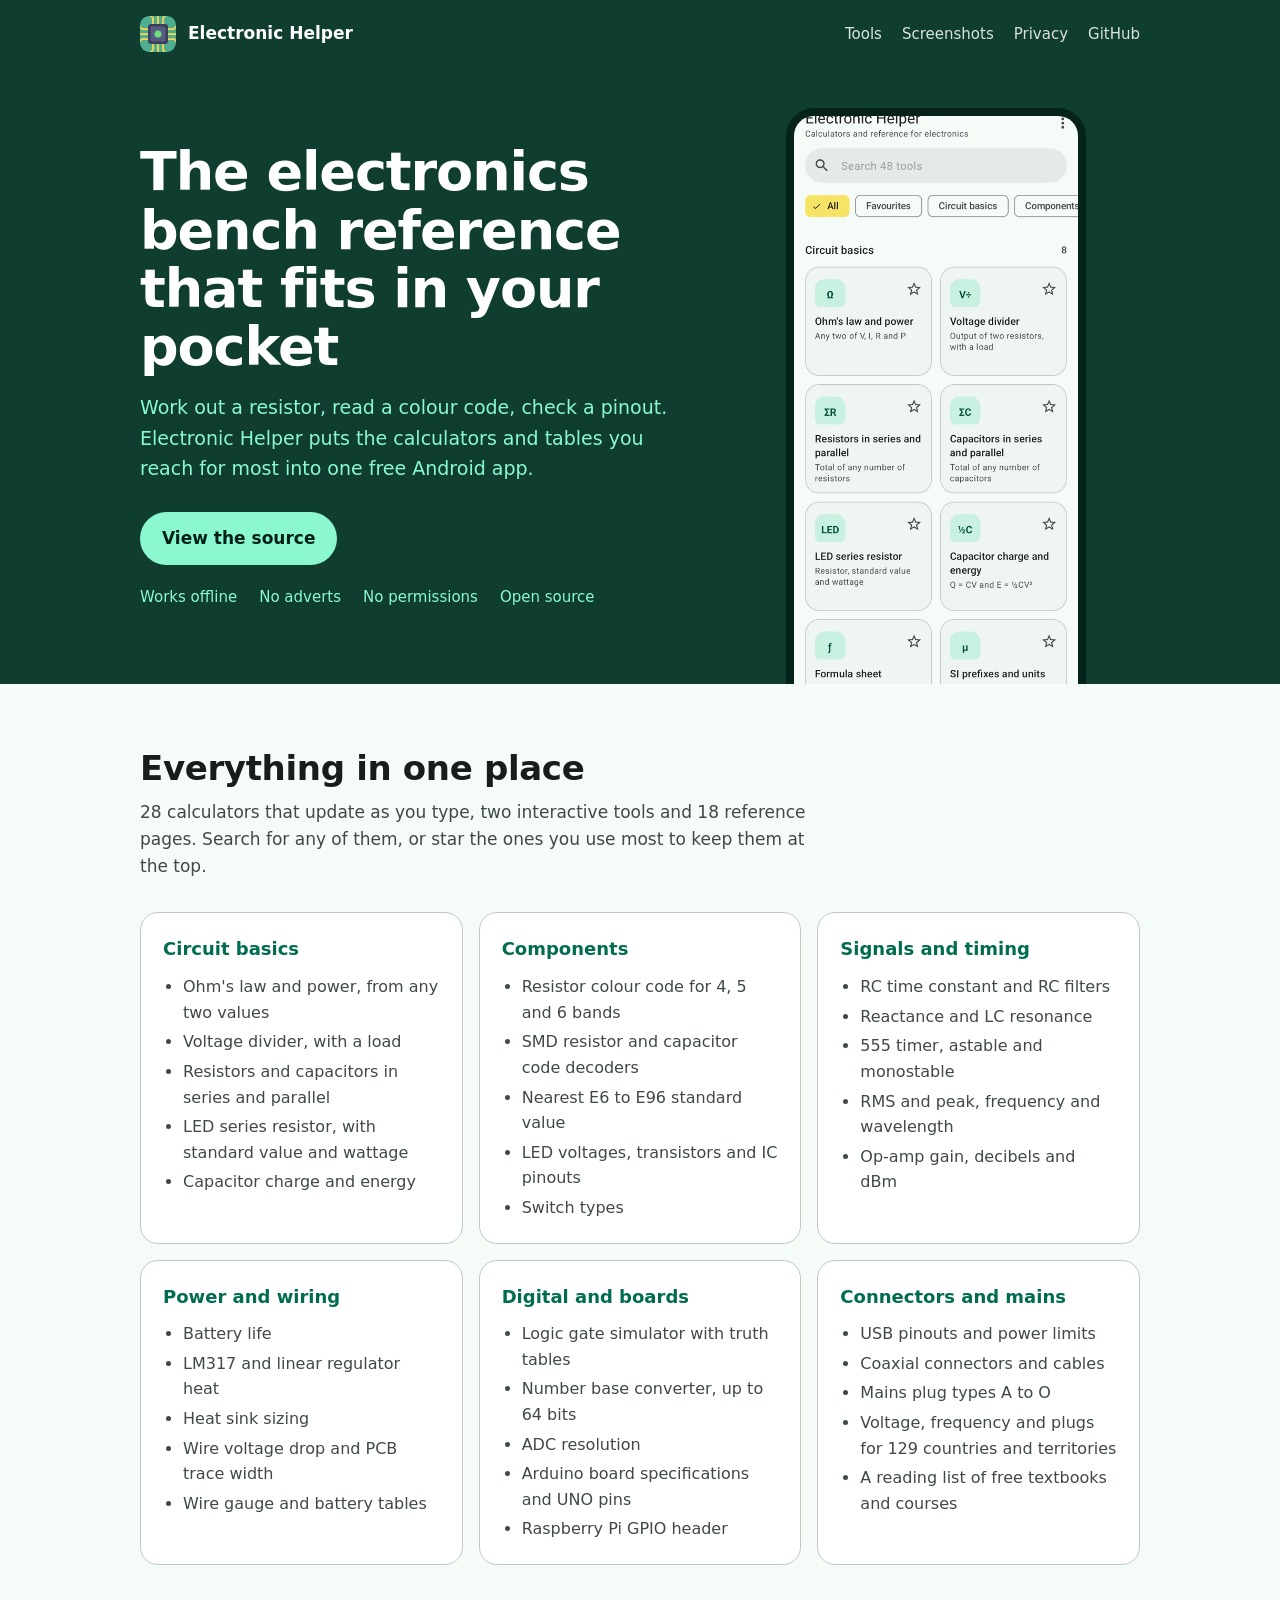
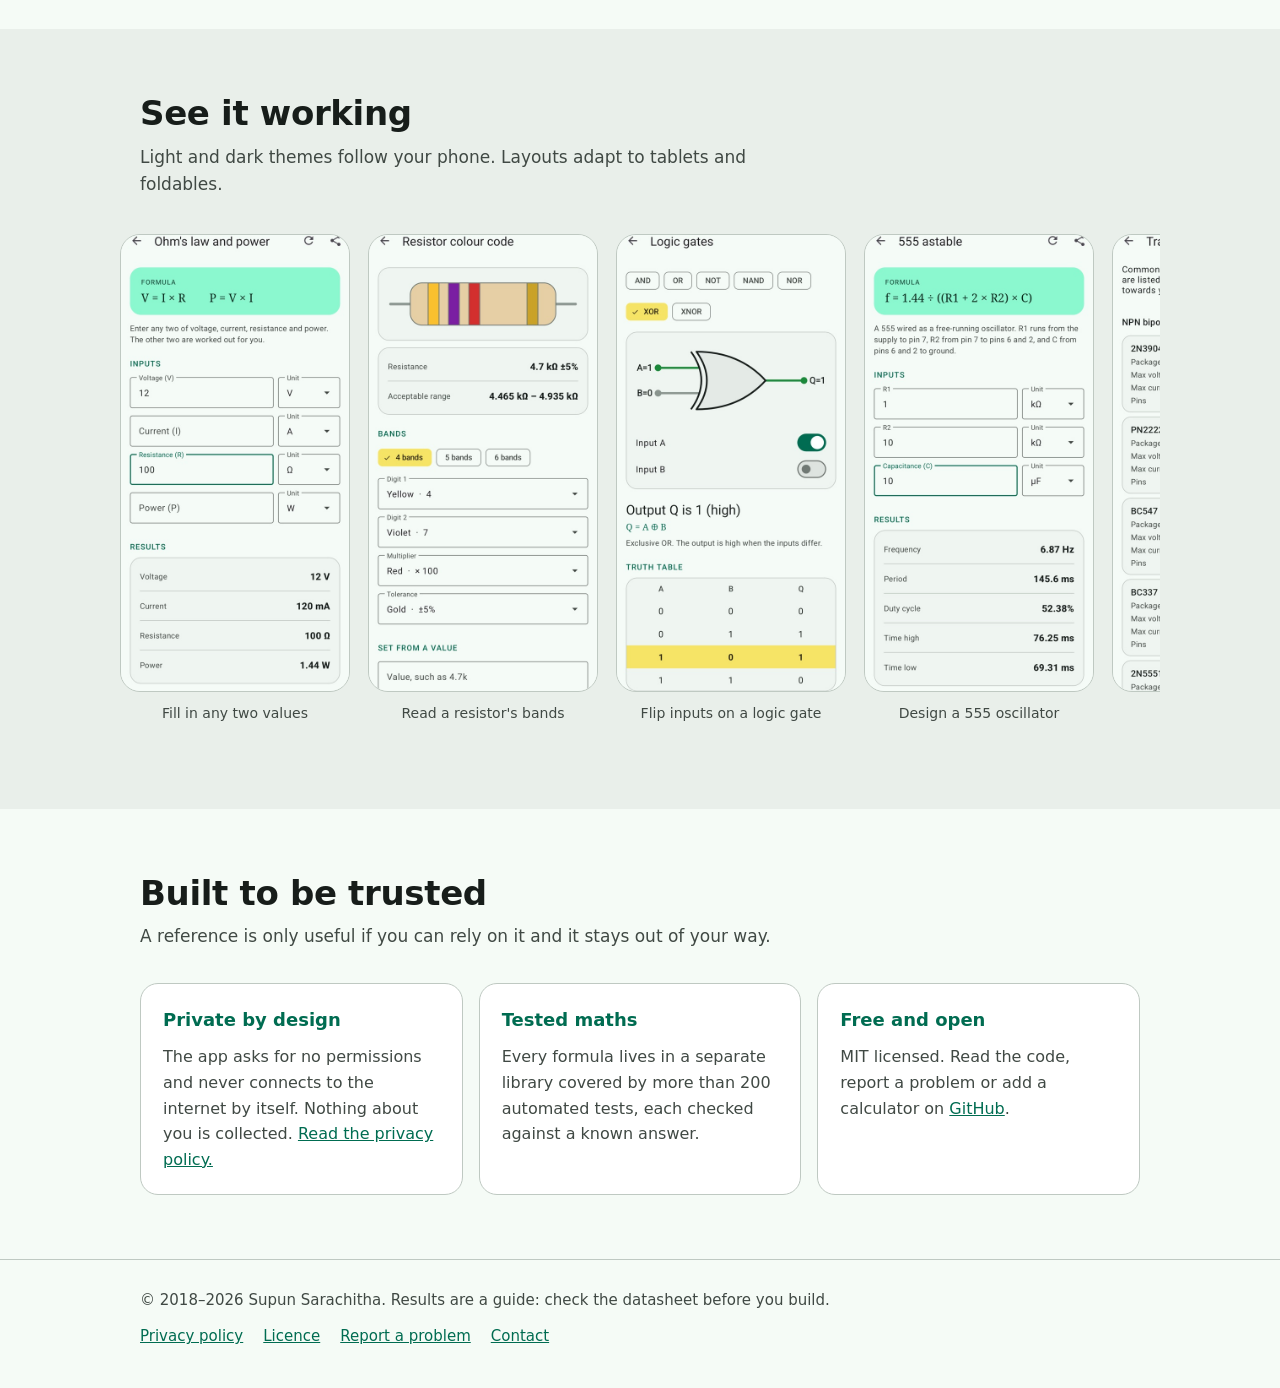
<file: docs/index.html>
<!doctype html>
<html lang="en">
<head>
  <meta charset="utf-8">
  <meta name="viewport" content="width=device-width, initial-scale=1">
  <title>Electronic Helper: calculators and reference tables for electronics</title>
  <meta name="description" content="A free Android app with 28 electronics calculators, a resistor colour code reader, a logic gate simulator and 18 reference pages. Works offline, with no adverts and no tracking.">
  <meta name="theme-color" content="#0f3d30">
  <meta property="og:title" content="Electronic Helper">
  <meta property="og:description" content="Calculators and reference tables for electronics. Offline, no adverts.">
  <meta property="og:type" content="website">
  <meta property="og:url" content="https://supunsarachitha.github.io/Electronic_Helper/">
  <meta property="og:image" content="https://supunsarachitha.github.io/Electronic_Helper/assets/social.jpg">
  <link rel="icon" href="assets/logo.svg" type="image/svg+xml">
  <link rel="apple-touch-icon" href="assets/logo.png">
  <link rel="stylesheet" href="style.css">
</head>
<body>

<header class="site-header">
  <div class="wrap">
    <nav class="nav" aria-label="Main">
      <a class="brand" href="./">
        <img src="assets/logo.svg" alt="" width="36" height="36">
        Electronic Helper
      </a>
      <div class="nav-links">
        <a class="optional" href="#tools">Tools</a>
        <a class="optional" href="#screenshots">Screenshots</a>
        <a href="privacy.html">Privacy</a>
        <a href="https://github.com/supunsarachitha/Electronic_Helper">GitHub</a>
      </div>
    </nav>

    <div class="hero">
      <div>
        <h1>The electronics bench reference that fits in your pocket</h1>
        <p>Work out a resistor, read a colour code, check a pinout. Electronic Helper puts the calculators and tables you reach for most into one free Android app.</p>
        <div class="actions">
          <a class="button" href="https://github.com/supunsarachitha/Electronic_Helper">View the source</a>
        </div>
        <ul class="facts">
          <li>Works offline</li>
          <li>No adverts</li>
          <li>No permissions</li>
          <li>Open source</li>
        </ul>
      </div>
      <img class="hero-shot" src="assets/screenshots/1-home.jpg" width="540" height="1080"
           alt="The Electronic Helper home screen, listing calculators such as Ohm's law, voltage divider and LED series resistor.">
    </div>
  </div>
</header>

<main>

<section id="tools">
  <div class="wrap">
    <h2>Everything in one place</h2>
    <p class="lead">28 calculators that update as you type, two interactive tools and 18 reference pages. Search for any of them, or star the ones you use most to keep them at the top.</p>

    <div class="grid">
      <div class="card">
        <h3>Circuit basics</h3>
        <ul>
          <li>Ohm's law and power, from any two values</li>
          <li>Voltage divider, with a load</li>
          <li>Resistors and capacitors in series and parallel</li>
          <li>LED series resistor, with standard value and wattage</li>
          <li>Capacitor charge and energy</li>
        </ul>
      </div>
      <div class="card">
        <h3>Components</h3>
        <ul>
          <li>Resistor colour code for 4, 5 and 6 bands</li>
          <li>SMD resistor and capacitor code decoders</li>
          <li>Nearest E6 to E96 standard value</li>
          <li>LED voltages, transistors and IC pinouts</li>
          <li>Switch types</li>
        </ul>
      </div>
      <div class="card">
        <h3>Signals and timing</h3>
        <ul>
          <li>RC time constant and RC filters</li>
          <li>Reactance and LC resonance</li>
          <li>555 timer, astable and monostable</li>
          <li>RMS and peak, frequency and wavelength</li>
          <li>Op-amp gain, decibels and dBm</li>
        </ul>
      </div>
      <div class="card">
        <h3>Power and wiring</h3>
        <ul>
          <li>Battery life</li>
          <li>LM317 and linear regulator heat</li>
          <li>Heat sink sizing</li>
          <li>Wire voltage drop and PCB trace width</li>
          <li>Wire gauge and battery tables</li>
        </ul>
      </div>
      <div class="card">
        <h3>Digital and boards</h3>
        <ul>
          <li>Logic gate simulator with truth tables</li>
          <li>Number base converter, up to 64 bits</li>
          <li>ADC resolution</li>
          <li>Arduino board specifications and UNO pins</li>
          <li>Raspberry Pi GPIO header</li>
        </ul>
      </div>
      <div class="card">
        <h3>Connectors and mains</h3>
        <ul>
          <li>USB pinouts and power limits</li>
          <li>Coaxial connectors and cables</li>
          <li>Mains plug types A to O</li>
          <li>Voltage, frequency and plugs for 129 countries and territories</li>
          <li>A reading list of free textbooks and courses</li>
        </ul>
      </div>
    </div>
  </div>
</section>

<section id="screenshots" class="sunken">
  <div class="wrap">
    <h2>See it working</h2>
    <p class="lead">Light and dark themes follow your phone. Layouts adapt to tablets and foldables.</p>

    <div class="shots" tabindex="0" role="group" aria-label="Screenshots. Scroll sideways for more.">
      <figure>
        <img src="assets/screenshots/2-ohms-law.jpg" width="540" height="1080" loading="lazy"
             alt="Ohm's law calculator. 12 volts and 100 ohms give 120 milliamps and 1.44 watts.">
        <figcaption>Fill in any two values</figcaption>
      </figure>
      <figure>
        <img src="assets/screenshots/3-resistor.jpg" width="540" height="1080" loading="lazy"
             alt="Resistor colour code reader showing yellow, violet, red and gold bands: 4.7 kilohms, plus or minus 5 percent.">
        <figcaption>Read a resistor's bands</figcaption>
      </figure>
      <figure>
        <img src="assets/screenshots/4-logic-gates.jpg" width="540" height="1080" loading="lazy"
             alt="Logic gate simulator showing an XOR gate with input A high, output high, and its truth table.">
        <figcaption>Flip inputs on a logic gate</figcaption>
      </figure>
      <figure>
        <img src="assets/screenshots/5-555-timer.jpg" width="540" height="1080" loading="lazy"
             alt="555 astable calculator giving a frequency of 6.87 hertz and a duty cycle of 52.38 percent.">
        <figcaption>Design a 555 oscillator</figcaption>
      </figure>
      <figure>
        <img src="assets/screenshots/6-transistors.jpg" width="540" height="1080" loading="lazy"
             alt="Transistor reference listing the package, ratings and pin order of common NPN transistors.">
        <figcaption>Look up a pinout</figcaption>
      </figure>
      <figure>
        <img src="assets/screenshots/7-mains.jpg" width="540" height="1080" loading="lazy"
             alt="Searchable table of mains voltage, frequency and plug types by country.">
        <figcaption>Check the mains anywhere</figcaption>
      </figure>
      <figure>
        <img src="assets/screenshots/8-dark.jpg" width="540" height="1080" loading="lazy"
             alt="The home screen in the dark theme.">
        <figcaption>Dark theme</figcaption>
      </figure>
    </div>
  </div>
</section>

<section id="principles">
  <div class="wrap">
    <h2>Built to be trusted</h2>
    <p class="lead">A reference is only useful if you can rely on it and it stays out of your way.</p>

    <div class="grid">
      <div class="card">
        <h3>Private by design</h3>
        <p>The app asks for no permissions and never connects to the internet by itself. Nothing about you is collected. <a href="privacy.html">Read the privacy policy.</a></p>
      </div>
      <div class="card">
        <h3>Tested maths</h3>
        <p>Every formula lives in a separate library covered by more than 200 automated tests, each checked against a known answer.</p>
      </div>
      <div class="card">
        <h3>Free and open</h3>
        <p>MIT licensed. Read the code, report a problem or add a calculator on <a href="https://github.com/supunsarachitha/Electronic_Helper">GitHub</a>.</p>
      </div>
    </div>
  </div>
</section>

</main>

<footer class="site-footer">
  <div class="wrap">
    <span>© 2018–2026 Supun Sarachitha. Results are a guide: check the datasheet before you build.</span>
    <nav aria-label="Footer">
      <a href="privacy.html">Privacy policy</a>
      <a href="https://github.com/supunsarachitha/Electronic_Helper/blob/master/LICENSE">Licence</a>
      <a href="https://github.com/supunsarachitha/Electronic_Helper/issues">Report a problem</a>
      <a href="mailto:stechbuzz@gmail.com">Contact</a>
    </nav>
  </div>
</footer>

</body>
</html>
</file>
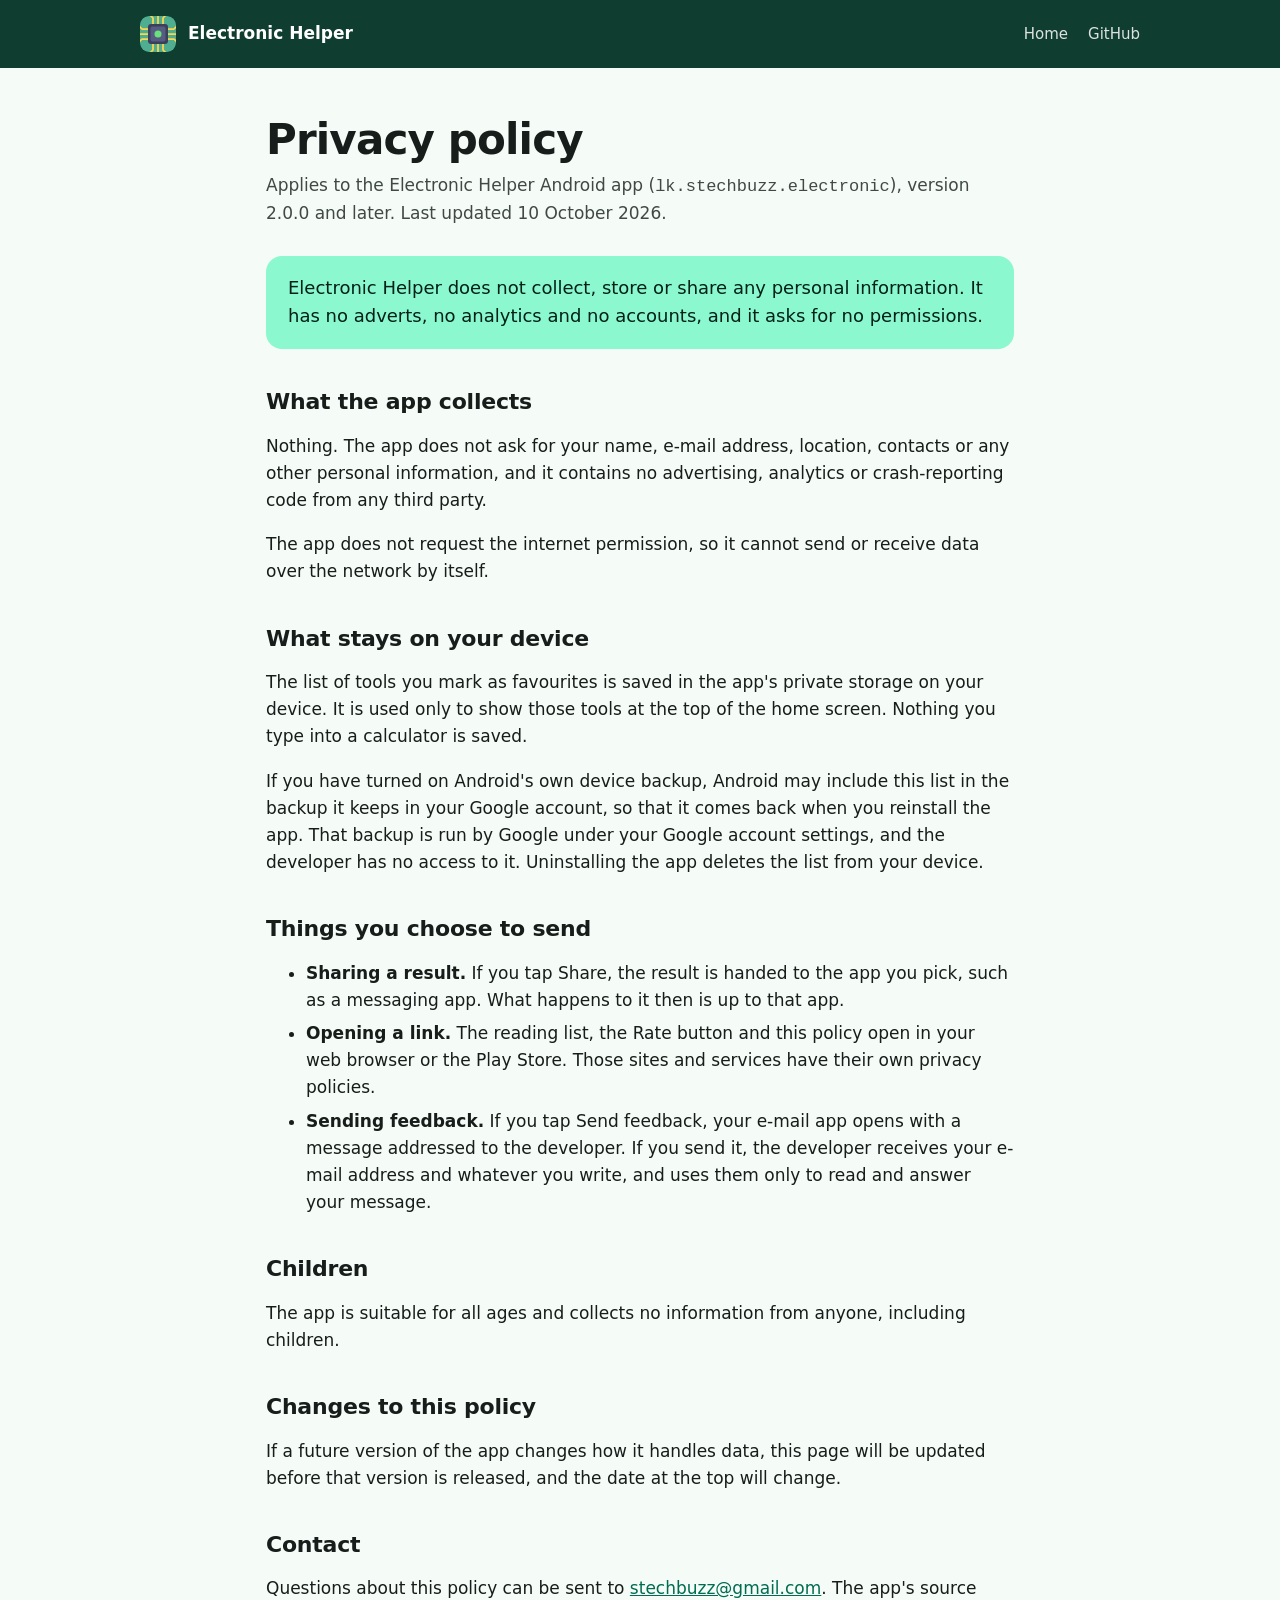
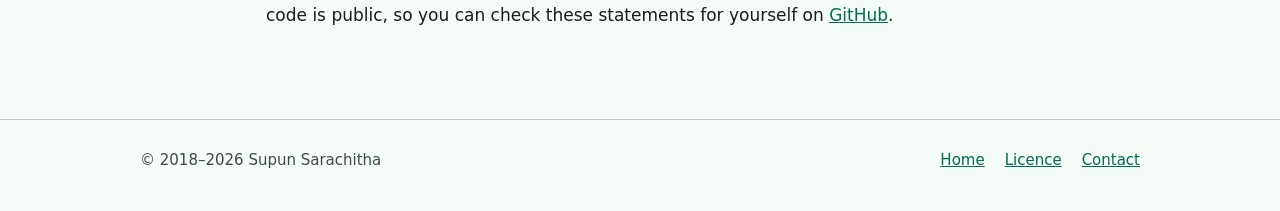
<file: docs/privacy.html>
<!doctype html>
<html lang="en">
<head>
  <meta charset="utf-8">
  <meta name="viewport" content="width=device-width, initial-scale=1">
  <title>Privacy policy: Electronic Helper</title>
  <meta name="description" content="Electronic Helper collects no personal data, shows no adverts and asks for no permissions.">
  <meta name="theme-color" content="#0f3d30">
  <link rel="icon" href="assets/logo.svg" type="image/svg+xml">
  <link rel="stylesheet" href="style.css">
</head>
<body>

<header class="site-header">
  <div class="wrap">
    <nav class="nav" aria-label="Main">
      <a class="brand" href="./">
        <img src="assets/logo.svg" alt="" width="36" height="36">
        Electronic Helper
      </a>
      <div class="nav-links">
        <a href="./">Home</a>
        <a href="https://github.com/supunsarachitha/Electronic_Helper">GitHub</a>
      </div>
    </nav>
  </div>
</header>

<main class="wrap prose">
  <h1>Privacy policy</h1>
  <p class="updated">Applies to the Electronic Helper Android app (<code>lk.stechbuzz.electronic</code>), version 2.0.0 and later. Last updated 10 October 2026.</p>

  <p class="summary">Electronic Helper does not collect, store or share any personal information. It has no adverts, no analytics and no accounts, and it asks for no permissions.</p>

  <h2>What the app collects</h2>
  <p>Nothing. The app does not ask for your name, e-mail address, location, contacts or any other personal information, and it contains no advertising, analytics or crash-reporting code from any third party.</p>
  <p>The app does not request the internet permission, so it cannot send or receive data over the network by itself.</p>

  <h2>What stays on your device</h2>
  <p>The list of tools you mark as favourites is saved in the app's private storage on your device. It is used only to show those tools at the top of the home screen. Nothing you type into a calculator is saved.</p>
  <p>If you have turned on Android's own device backup, Android may include this list in the backup it keeps in your Google account, so that it comes back when you reinstall the app. That backup is run by Google under your Google account settings, and the developer has no access to it. Uninstalling the app deletes the list from your device.</p>

  <h2>Things you choose to send</h2>
  <ul>
    <li><strong>Sharing a result.</strong> If you tap Share, the result is handed to the app you pick, such as a messaging app. What happens to it then is up to that app.</li>
    <li><strong>Opening a link.</strong> The reading list, the Rate button and this policy open in your web browser or the Play Store. Those sites and services have their own privacy policies.</li>
    <li><strong>Sending feedback.</strong> If you tap Send feedback, your e-mail app opens with a message addressed to the developer. If you send it, the developer receives your e-mail address and whatever you write, and uses them only to read and answer your message.</li>
  </ul>

  <h2>Children</h2>
  <p>The app is suitable for all ages and collects no information from anyone, including children.</p>

  <h2>Changes to this policy</h2>
  <p>If a future version of the app changes how it handles data, this page will be updated before that version is released, and the date at the top will change.</p>

  <h2>Contact</h2>
  <p>Questions about this policy can be sent to <a href="mailto:stechbuzz@gmail.com">stechbuzz@gmail.com</a>. The app's source code is public, so you can check these statements for yourself on <a href="https://github.com/supunsarachitha/Electronic_Helper">GitHub</a>.</p>
</main>

<footer class="site-footer">
  <div class="wrap">
    <span>© 2018–2026 Supun Sarachitha</span>
    <nav aria-label="Footer">
      <a href="./">Home</a>
      <a href="https://github.com/supunsarachitha/Electronic_Helper/blob/master/LICENSE">Licence</a>
      <a href="mailto:stechbuzz@gmail.com">Contact</a>
    </nav>
  </div>
</footer>

</body>
</html>
</file>
<file: docs/style.css>
:root {
  --surface: #f5fbf6;
  --surface-raised: #ffffff;
  --surface-sunken: #e9efea;
  --text: #171d1a;
  --text-muted: #404944;
  --primary: #006c51;
  --on-primary: #ffffff;
  --primary-container: #8bf8d0;
  --on-primary-container: #002117;
  --outline: #bfc9c2;
  --hero: #0f3d30;
  --on-hero: #ffffff;
  --on-hero-muted: #8bf8d0;
}

@media (prefers-color-scheme: dark) {
  :root {
    --surface: #0f1512;
    --surface-raised: #1b211e;
    --surface-sunken: #171d1a;
    --text: #dee4df;
    --text-muted: #bfc9c2;
    --primary: #6edbb5;
    --on-primary: #003829;
    --primary-container: #00513c;
    --on-primary-container: #8bf8d0;
    --outline: #404944;
    --hero: #0a2a21;
  }
}

* {
  box-sizing: border-box;
}

html {
  scroll-behavior: smooth;
}

body {
  margin: 0;
  background: var(--surface);
  color: var(--text);
  font: 17px/1.6 system-ui, -apple-system, "Segoe UI", Roboto, sans-serif;
  -webkit-text-size-adjust: 100%;
}

a {
  color: var(--primary);
}

a:focus-visible,
.button:focus-visible {
  outline: 3px solid var(--primary);
  outline-offset: 3px;
}

.wrap {
  max-width: 1040px;
  margin: 0 auto;
  padding: 0 20px;
}

/* Header */

.site-header {
  background: var(--hero);
  color: var(--on-hero);
}

.site-header a {
  color: var(--on-hero);
}

.nav {
  display: flex;
  align-items: center;
  justify-content: space-between;
  gap: 16px;
  padding: 16px 0;
}

.brand {
  display: flex;
  align-items: center;
  gap: 12px;
  font-weight: 700;
  text-decoration: none;
}

.brand img {
  width: 36px;
  height: 36px;
  border-radius: 9px;
}

.nav-links {
  display: flex;
  gap: 20px;
  font-size: 15px;
}

.nav-links a {
  text-decoration: none;
  opacity: 0.85;
}

.nav-links a:hover {
  opacity: 1;
  text-decoration: underline;
}

.hero {
  display: grid;
  grid-template-columns: 1.15fr 0.85fr;
  align-items: center;
  gap: 40px;
  padding: 40px 0 0;
}

.hero h1 {
  margin: 0 0 16px;
  font-size: clamp(34px, 5.4vw, 54px);
  line-height: 1.08;
  letter-spacing: -0.02em;
}

.hero p {
  margin: 0 0 28px;
  max-width: 34em;
  color: var(--on-hero-muted);
  font-size: 19px;
}

.actions {
  display: flex;
  flex-wrap: wrap;
  gap: 12px;
  margin-bottom: 20px;
}

.button {
  display: inline-block;
  padding: 13px 22px;
  border-radius: 999px;
  background: #8bf8d0;
  color: #002117 !important;
  font-weight: 600;
  text-decoration: none;
}

.button.secondary {
  background: transparent;
  color: var(--on-hero) !important;
  box-shadow: inset 0 0 0 2px rgba(255, 255, 255, 0.5);
}

.hero .facts {
  margin: 0 0 40px;
  padding: 0;
  display: flex;
  flex-wrap: wrap;
  gap: 8px 22px;
  list-style: none;
  color: var(--on-hero-muted);
  font-size: 15px;
}

.hero-shot {
  align-self: end;
  justify-self: center;
  width: min(100%, 300px);
  height: auto;
  border-radius: 28px 28px 0 0;
  border: 8px solid #06231b;
  border-bottom: 0;
  display: block;
}

/* Sections */

section {
  padding: 64px 0;
}

section.sunken {
  background: var(--surface-sunken);
}

h2 {
  margin: 0 0 10px;
  font-size: clamp(26px, 3.6vw, 34px);
  line-height: 1.2;
  letter-spacing: -0.01em;
}

.lead {
  margin: 0 0 32px;
  max-width: 40em;
  color: var(--text-muted);
}

.grid {
  display: grid;
  grid-template-columns: repeat(auto-fit, minmax(280px, 1fr));
  gap: 16px;
}

.card {
  padding: 22px;
  border: 1px solid var(--outline);
  border-radius: 18px;
  background: var(--surface-raised);
}

.card h3 {
  margin: 0 0 10px;
  font-size: 18px;
  color: var(--primary);
}

.card ul {
  margin: 0;
  padding-left: 20px;
  color: var(--text-muted);
  font-size: 16px;
}

.card li + li {
  margin-top: 4px;
}

.card p {
  margin: 0;
  color: var(--text-muted);
  font-size: 16px;
}

/* Screenshot strip */

.shots {
  display: flex;
  gap: 18px;
  margin: 0 -20px;
  padding: 4px 20px 20px;
  overflow-x: auto;
  scroll-snap-type: x proximity;
}

.shots figure {
  flex: 0 0 auto;
  width: 230px;
  margin: 0;
  scroll-snap-align: start;
}

.shots img {
  display: block;
  width: 100%;
  height: auto;
  border: 1px solid var(--outline);
  border-radius: 20px;
}

.shots figcaption {
  margin-top: 10px;
  color: var(--text-muted);
  font-size: 14px;
  text-align: center;
}

/* Long-form pages */

.prose {
  max-width: 44em;
  padding: 48px 0 72px;
}

.prose h1 {
  margin: 0 0 8px;
  font-size: clamp(30px, 4.4vw, 42px);
  line-height: 1.15;
  letter-spacing: -0.02em;
}

.prose h2 {
  margin: 40px 0 8px;
  font-size: 22px;
}

.prose .updated {
  margin: 0 0 28px;
  color: var(--text-muted);
}

.prose .summary {
  margin: 0 0 8px;
  padding: 18px 22px;
  border-radius: 16px;
  background: var(--primary-container);
  color: var(--on-primary-container);
  font-size: 18px;
}

.prose li + li {
  margin-top: 6px;
}

/* Footer */

.site-footer {
  padding: 28px 0 40px;
  border-top: 1px solid var(--outline);
  color: var(--text-muted);
  font-size: 15px;
}

.site-footer .wrap {
  display: flex;
  flex-wrap: wrap;
  justify-content: space-between;
  gap: 12px 24px;
}

.site-footer nav {
  display: flex;
  flex-wrap: wrap;
  gap: 8px 20px;
}

@media (max-width: 760px) {
  .hero {
    grid-template-columns: 1fr;
    gap: 8px;
    padding-top: 24px;
  }

  .hero-shot {
    width: min(78%, 280px);
  }

  .nav-links a.optional {
    display: none;
  }

  section {
    padding: 48px 0;
  }
}

@media (prefers-reduced-motion: reduce) {
  html {
    scroll-behavior: auto;
  }
}
</file>
